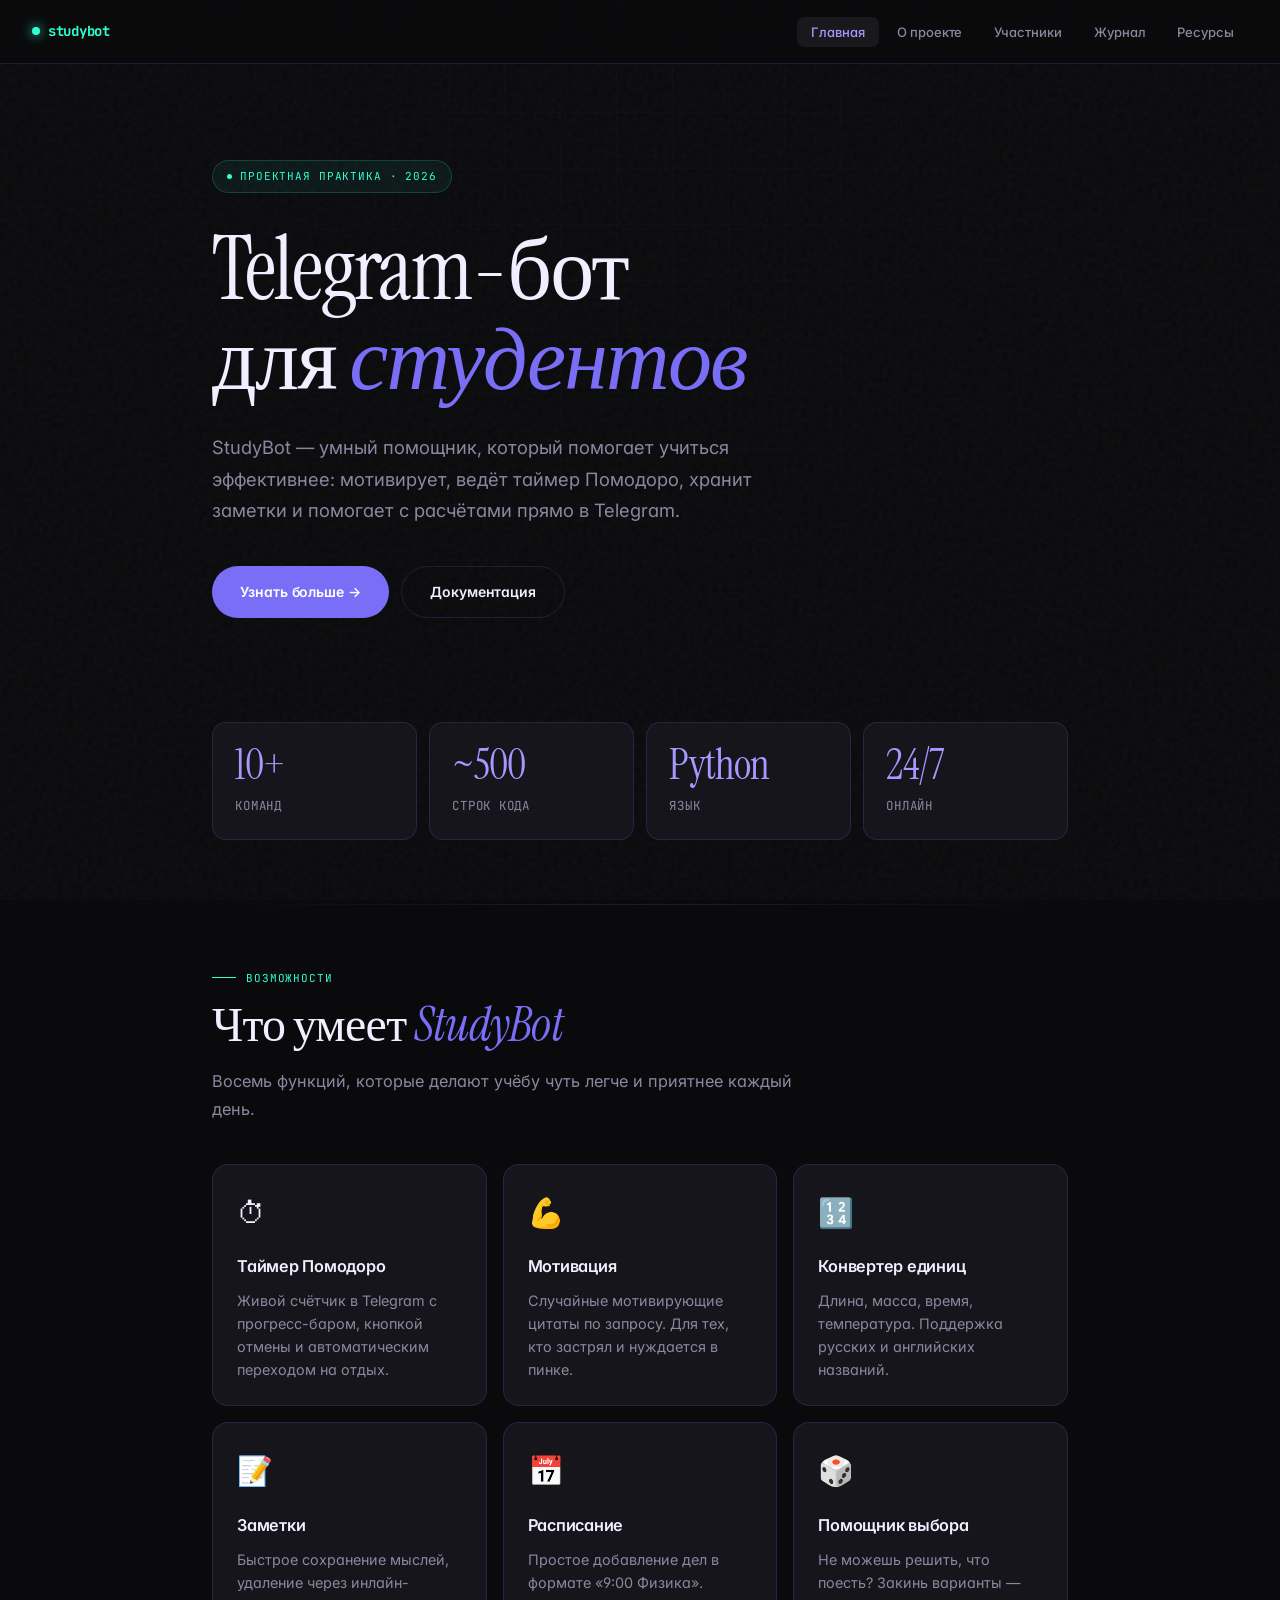
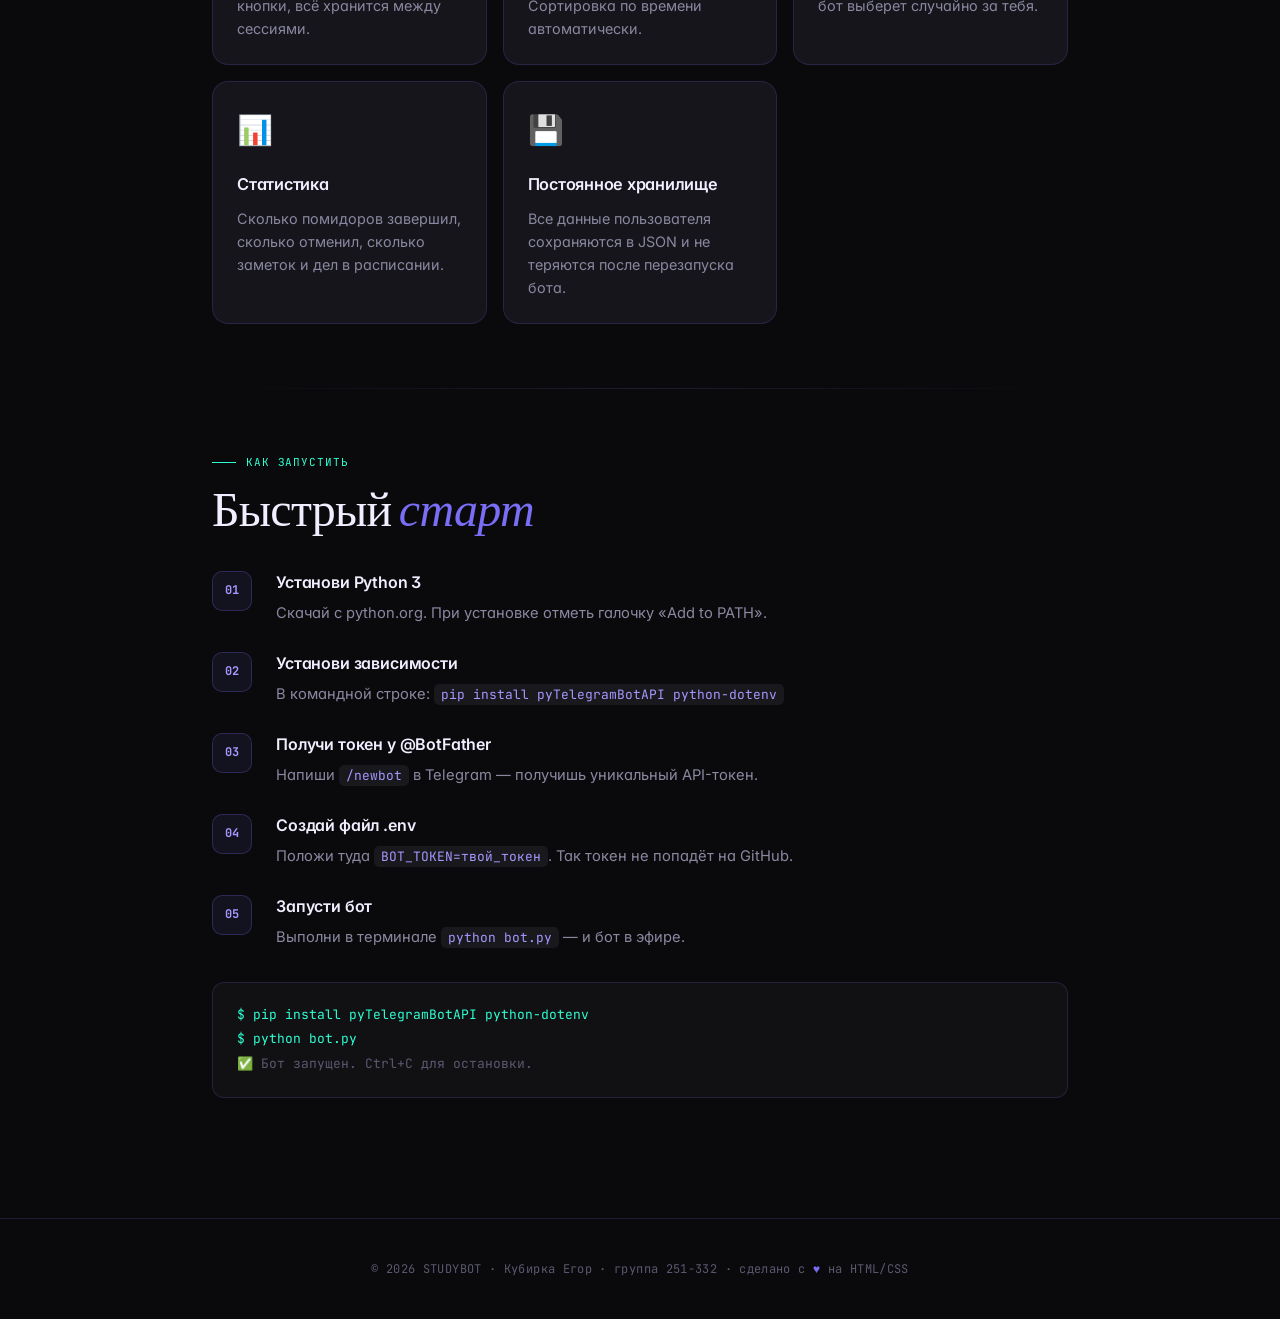
<file: index.html>
<!DOCTYPE html>
<html lang="ru">
<head>
  <meta charset="UTF-8" />
  <meta name="viewport" content="width=device-width, initial-scale=1.0"/>
  <title>StudyBot — Главная</title>
  <link rel="stylesheet" href="style.css" />
</head>
<body>

<nav>
  <a class="nav-logo" href="index.html">
    <span class="dot"></span>
    <span class="logo-text">studybot</span>
  </a>
  <ul class="nav-links">
    <li><a href="index.html" class="active">Главная</a></li>
    <li><a href="about.html">О проекте</a></li>
    <li><a href="team.html">Участники</a></li>
    <li><a href="journal.html">Журнал</a></li>
    <li><a href="resources.html">Ресурсы</a></li>
  </ul>
</nav>

<section class="hero">
  <div class="hero-tag">Проектная практика · 2026</div>
  <h1>
    Telegram-бот<br>
    для <span class="accent-word">студентов</span>
  </h1>
  <p class="hero-desc">
    StudyBot — умный помощник, который помогает учиться эффективнее:
    мотивирует, ведёт таймер Помодоро, хранит заметки и помогает
    с расчётами прямо в Telegram.
  </p>
  <div class="hero-btns">
    <a href="about.html" class="btn btn-primary">Узнать больше →</a>
    <a href="resources.html" class="btn btn-outline">Документация</a>
  </div>
</section>

<div class="page-wrap" style="padding-top: 0;">

  <div class="stats-row">
    <div class="stat-box">
      <div class="stat-num">10+</div>
      <div class="stat-label">Команд</div>
    </div>
    <div class="stat-box">
      <div class="stat-num">~500</div>
      <div class="stat-label">Строк кода</div>
    </div>
    <div class="stat-box">
      <div class="stat-num">Python</div>
      <div class="stat-label">Язык</div>
    </div>
    <div class="stat-box">
      <div class="stat-num">24/7</div>
      <div class="stat-label">Онлайн</div>
    </div>
  </div>

  <div class="divider"></div>

  <div class="section-label">Возможности</div>
  <h2 class="section-title">Что умеет <em>StudyBot</em></h2>
  <p class="section-desc">
    Восемь функций, которые делают учёбу чуть легче и приятнее каждый день.
  </p>

  <div class="cards-grid">
    <div class="card">
      <span class="card-icon">⏱</span>
      <h3>Таймер Помодоро</h3>
      <p>Живой счётчик в Telegram с прогресс-баром, кнопкой отмены и автоматическим переходом на отдых.</p>
    </div>
    <div class="card">
      <span class="card-icon">💪</span>
      <h3>Мотивация</h3>
      <p>Случайные мотивирующие цитаты по запросу. Для тех, кто застрял и нуждается в пинке.</p>
    </div>
    <div class="card">
      <span class="card-icon">🔢</span>
      <h3>Конвертер единиц</h3>
      <p>Длина, масса, время, температура. Поддержка русских и английских названий.</p>
    </div>
    <div class="card">
      <span class="card-icon">📝</span>
      <h3>Заметки</h3>
      <p>Быстрое сохранение мыслей, удаление через инлайн-кнопки, всё хранится между сессиями.</p>
    </div>
    <div class="card">
      <span class="card-icon">📅</span>
      <h3>Расписание</h3>
      <p>Простое добавление дел в формате «9:00 Физика». Сортировка по времени автоматически.</p>
    </div>
    <div class="card">
      <span class="card-icon">🎲</span>
      <h3>Помощник выбора</h3>
      <p>Не можешь решить, что поесть? Закинь варианты — бот выберет случайно за тебя.</p>
    </div>
    <div class="card">
      <span class="card-icon">📊</span>
      <h3>Статистика</h3>
      <p>Сколько помидоров завершил, сколько отменил, сколько заметок и дел в расписании.</p>
    </div>
    <div class="card">
      <span class="card-icon">💾</span>
      <h3>Постоянное хранилище</h3>
      <p>Все данные пользователя сохраняются в JSON и не теряются после перезапуска бота.</p>
    </div>
  </div>

  <div class="divider"></div>

  <div class="section-label">Как запустить</div>
  <h2 class="section-title">Быстрый <em>старт</em></h2>

  <ol class="steps">
    <li>
      <div>
        <strong>Установи Python 3</strong>
        <p>Скачай с python.org. При установке отметь галочку «Add to PATH».</p>
      </div>
    </li>
    <li>
      <div>
        <strong>Установи зависимости</strong>
        <p>В командной строке: <code>pip install pyTelegramBotAPI python-dotenv</code></p>
      </div>
    </li>
    <li>
      <div>
        <strong>Получи токен у @BotFather</strong>
        <p>Напиши <code>/newbot</code> в Telegram — получишь уникальный API-токен.</p>
      </div>
    </li>
    <li>
      <div>
        <strong>Создай файл .env</strong>
        <p>Положи туда <code>BOT_TOKEN=твой_токен</code>. Так токен не попадёт на GitHub.</p>
      </div>
    </li>
    <li>
      <div>
        <strong>Запусти бот</strong>
        <p>Выполни в терминале <code>python bot.py</code> — и бот в эфире.</p>
      </div>
    </li>
  </ol>

  <div class="code-block">$ pip install pyTelegramBotAPI python-dotenv<br>$ python bot.py<br><span style="color: var(--muted2)">✅ Бот запущен. Ctrl+C для остановки.</span></div>

</div>

<footer>
  © 2026 STUDYBOT · Кубирка Егор · группа 251-332 · сделано с <span class="heart">♥</span> на HTML/CSS
</footer>

</body>
</html>
</file>
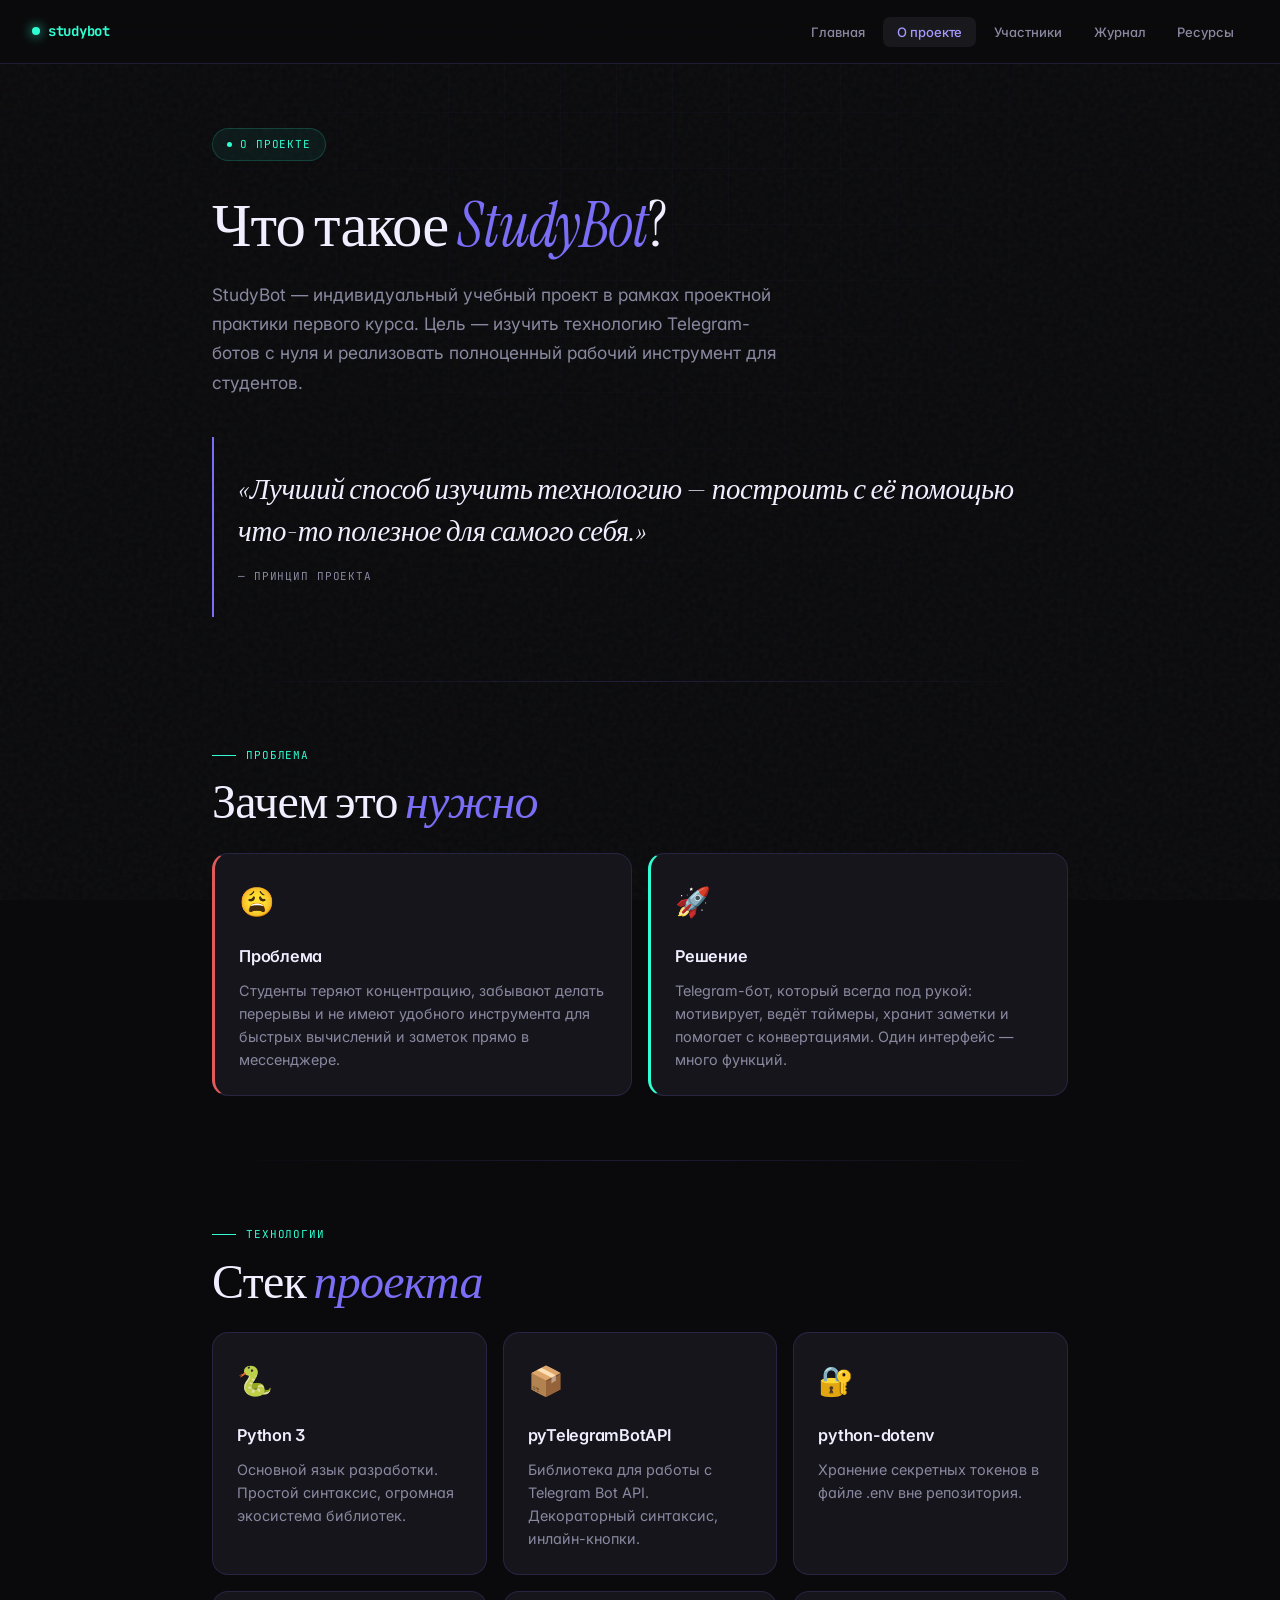
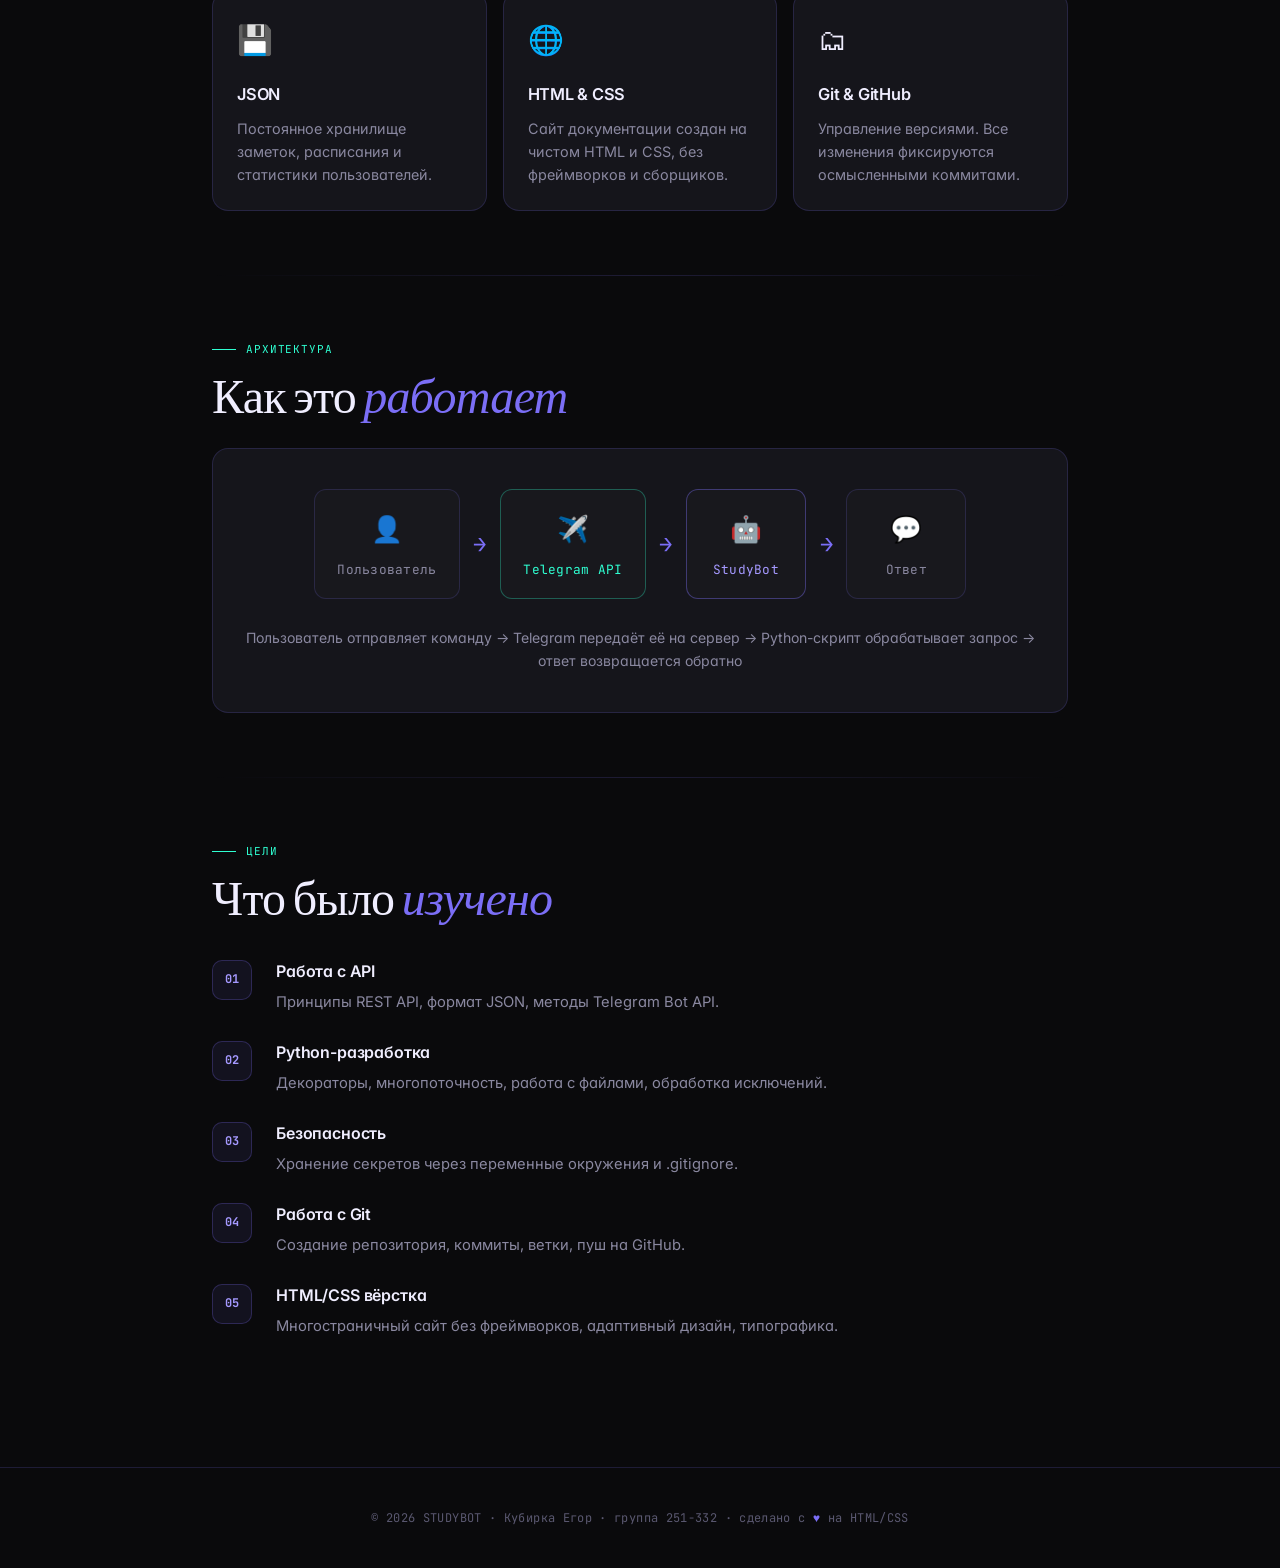
<file: about.html>
<!DOCTYPE html>
<html lang="ru">
<head>
  <meta charset="UTF-8" />
  <meta name="viewport" content="width=device-width, initial-scale=1.0"/>
  <title>StudyBot — О проекте</title>
  <link rel="stylesheet" href="style.css" />
</head>
<body>

<nav>
  <a class="nav-logo" href="index.html">
    <span class="dot"></span>
    <span class="logo-text">studybot</span>
  </a>
  <ul class="nav-links">
    <li><a href="index.html">Главная</a></li>
    <li><a href="about.html" class="active">О проекте</a></li>
    <li><a href="team.html">Участники</a></li>
    <li><a href="journal.html">Журнал</a></li>
    <li><a href="resources.html">Ресурсы</a></li>
  </ul>
</nav>

<div class="page-wrap">

  <div class="hero-tag">О проекте</div>
  <h1 class="section-title" style="font-size: clamp(2.4rem, 6vw, 3.8rem); margin-bottom: 1.25rem;">
    Что такое <em>StudyBot</em>?
  </h1>
  <p class="section-desc" style="font-size: 1.08rem;">
    StudyBot — индивидуальный учебный проект в рамках проектной практики
    первого курса. Цель — изучить технологию Telegram-ботов с нуля
    и реализовать полноценный рабочий инструмент для студентов.
  </p>

  <div class="quote">
    «Лучший способ изучить технологию — построить с её помощью что-то
    полезное для самого себя.»
    <span class="quote-author">— Принцип проекта</span>
  </div>

  <div class="divider"></div>

  <div class="section-label">Проблема</div>
  <h2 class="section-title">Зачем это <em>нужно</em></h2>

  <div class="cards-grid" style="margin-top: 1.5rem;">
    <div class="card" style="border-left: 3px solid #e05a5a;">
      <span class="card-icon">😩</span>
      <h3>Проблема</h3>
      <p>Студенты теряют концентрацию, забывают делать перерывы и не имеют
      удобного инструмента для быстрых вычислений и заметок прямо в мессенджере.</p>
    </div>
    <div class="card" style="border-left: 3px solid var(--accent3);">
      <span class="card-icon">🚀</span>
      <h3>Решение</h3>
      <p>Telegram-бот, который всегда под рукой: мотивирует, ведёт таймеры,
      хранит заметки и помогает с конвертациями. Один интерфейс — много функций.</p>
    </div>
  </div>

  <div class="divider"></div>

  <div class="section-label">Технологии</div>
  <h2 class="section-title">Стек <em>проекта</em></h2>

  <div class="cards-grid" style="margin-top: 1.5rem;">
    <div class="card">
      <span class="card-icon">🐍</span>
      <h3>Python 3</h3>
      <p>Основной язык разработки. Простой синтаксис, огромная экосистема библиотек.</p>
    </div>
    <div class="card">
      <span class="card-icon">📦</span>
      <h3>pyTelegramBotAPI</h3>
      <p>Библиотека для работы с Telegram Bot API. Декораторный синтаксис, инлайн-кнопки.</p>
    </div>
    <div class="card">
      <span class="card-icon">🔐</span>
      <h3>python-dotenv</h3>
      <p>Хранение секретных токенов в файле .env вне репозитория.</p>
    </div>
    <div class="card">
      <span class="card-icon">💾</span>
      <h3>JSON</h3>
      <p>Постоянное хранилище заметок, расписания и статистики пользователей.</p>
    </div>
    <div class="card">
      <span class="card-icon">🌐</span>
      <h3>HTML & CSS</h3>
      <p>Сайт документации создан на чистом HTML и CSS, без фреймворков и сборщиков.</p>
    </div>
    <div class="card">
      <span class="card-icon">🗂</span>
      <h3>Git & GitHub</h3>
      <p>Управление версиями. Все изменения фиксируются осмысленными коммитами.</p>
    </div>
  </div>

  <div class="divider"></div>

  <div class="section-label">Архитектура</div>
  <h2 class="section-title">Как это <em>работает</em></h2>

  <div class="arch-box">
    <div class="arch-flow">
      <div class="arch-node">
        <div class="arch-icon">👤</div>
        <div class="arch-label">Пользователь</div>
      </div>
      <span class="arch-arrow">→</span>
      <div class="arch-node" style="border-color: rgba(47,255,210,0.3);">
        <div class="arch-icon">✈️</div>
        <div class="arch-label" style="color: var(--accent3);">Telegram API</div>
      </div>
      <span class="arch-arrow">→</span>
      <div class="arch-node" style="border-color: rgba(123,110,246,0.4);">
        <div class="arch-icon">🤖</div>
        <div class="arch-label" style="color: var(--accent2);">StudyBot</div>
      </div>
      <span class="arch-arrow">→</span>
      <div class="arch-node">
        <div class="arch-icon">💬</div>
        <div class="arch-label">Ответ</div>
      </div>
    </div>
    <p class="arch-caption">
      Пользователь отправляет команду → Telegram передаёт её на сервер →
      Python-скрипт обрабатывает запрос → ответ возвращается обратно
    </p>
  </div>

  <div class="divider"></div>

  <div class="section-label">Цели</div>
  <h2 class="section-title">Что было <em>изучено</em></h2>

  <ol class="steps">
    <li><div><strong>Работа с API</strong><p>Принципы REST API, формат JSON, методы Telegram Bot API.</p></div></li>
    <li><div><strong>Python-разработка</strong><p>Декораторы, многопоточность, работа с файлами, обработка исключений.</p></div></li>
    <li><div><strong>Безопасность</strong><p>Хранение секретов через переменные окружения и .gitignore.</p></div></li>
    <li><div><strong>Работа с Git</strong><p>Создание репозитория, коммиты, ветки, пуш на GitHub.</p></div></li>
    <li><div><strong>HTML/CSS вёрстка</strong><p>Многостраничный сайт без фреймворков, адаптивный дизайн, типографика.</p></div></li>
  </ol>

</div>

<footer>
  © 2026 STUDYBOT · Кубирка Егор · группа 251-332 · сделано с <span class="heart">♥</span> на HTML/CSS
</footer>

</body>
</html>
</file>
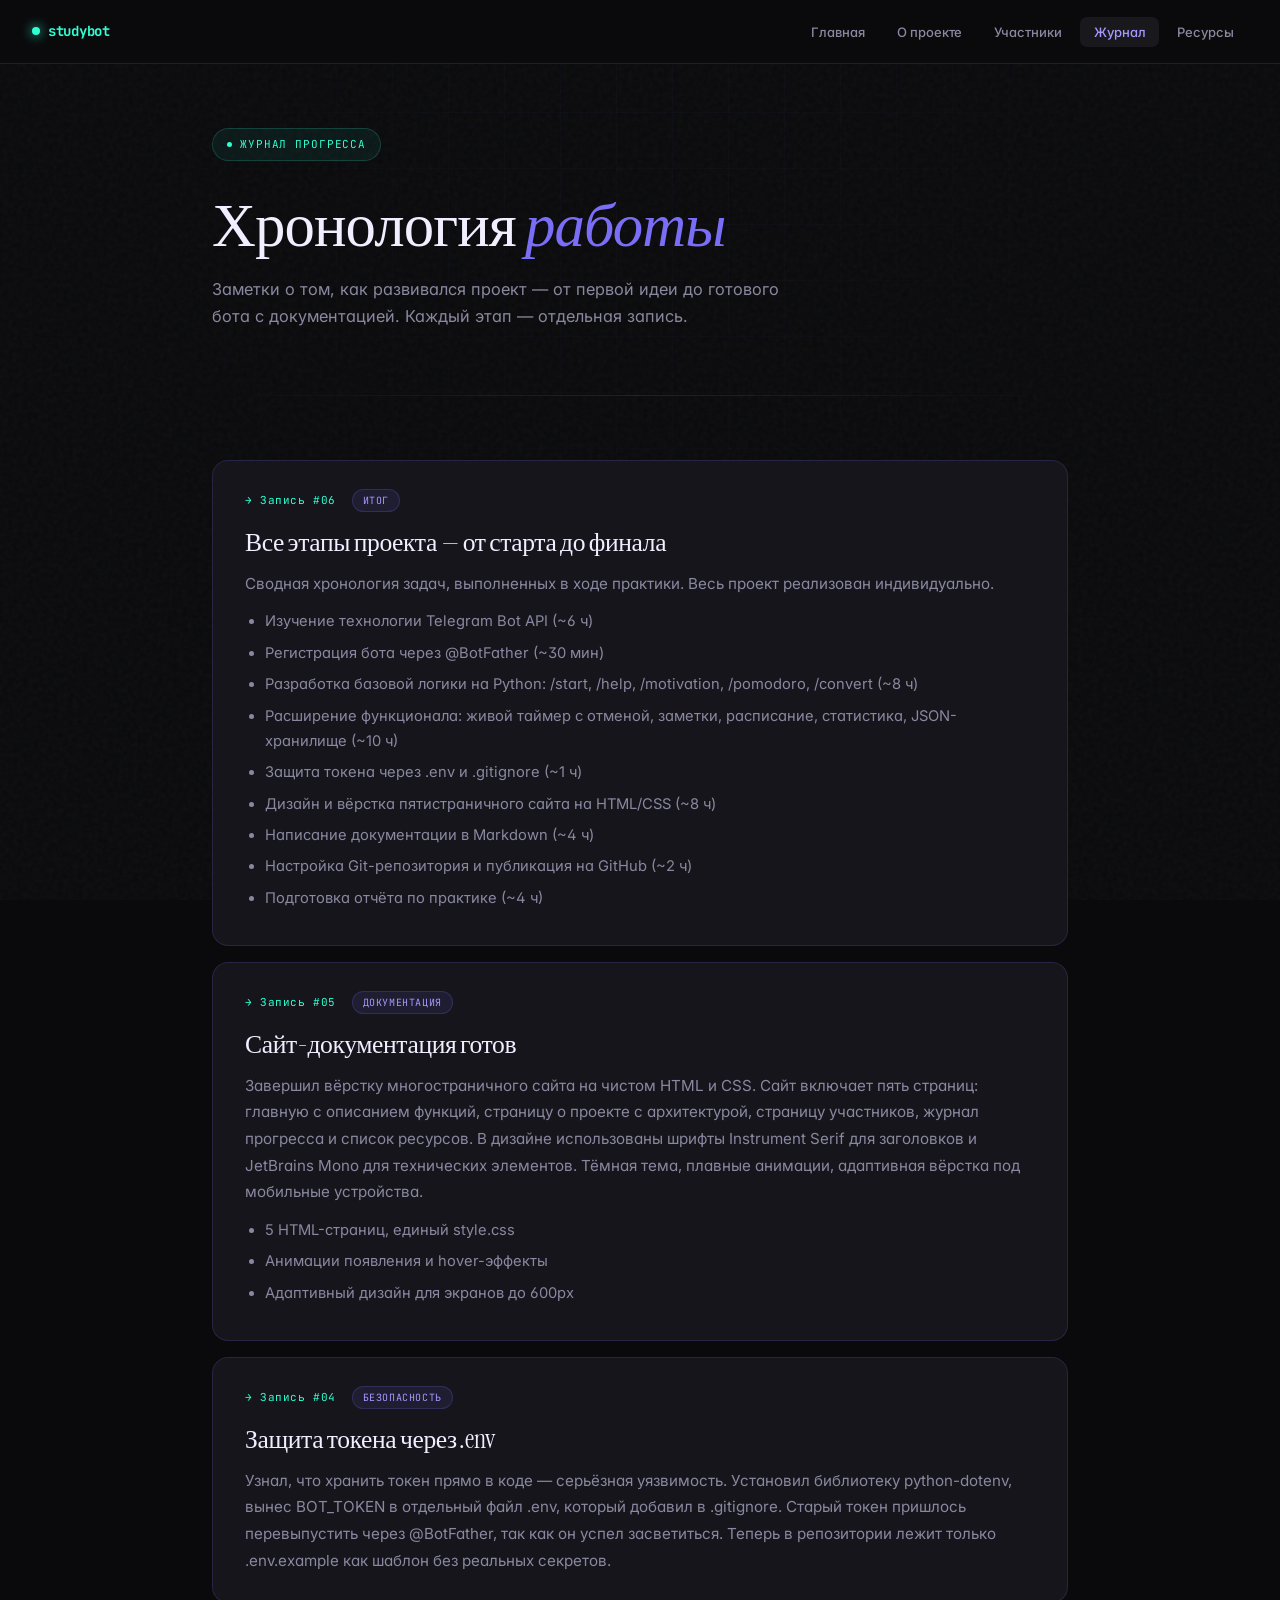
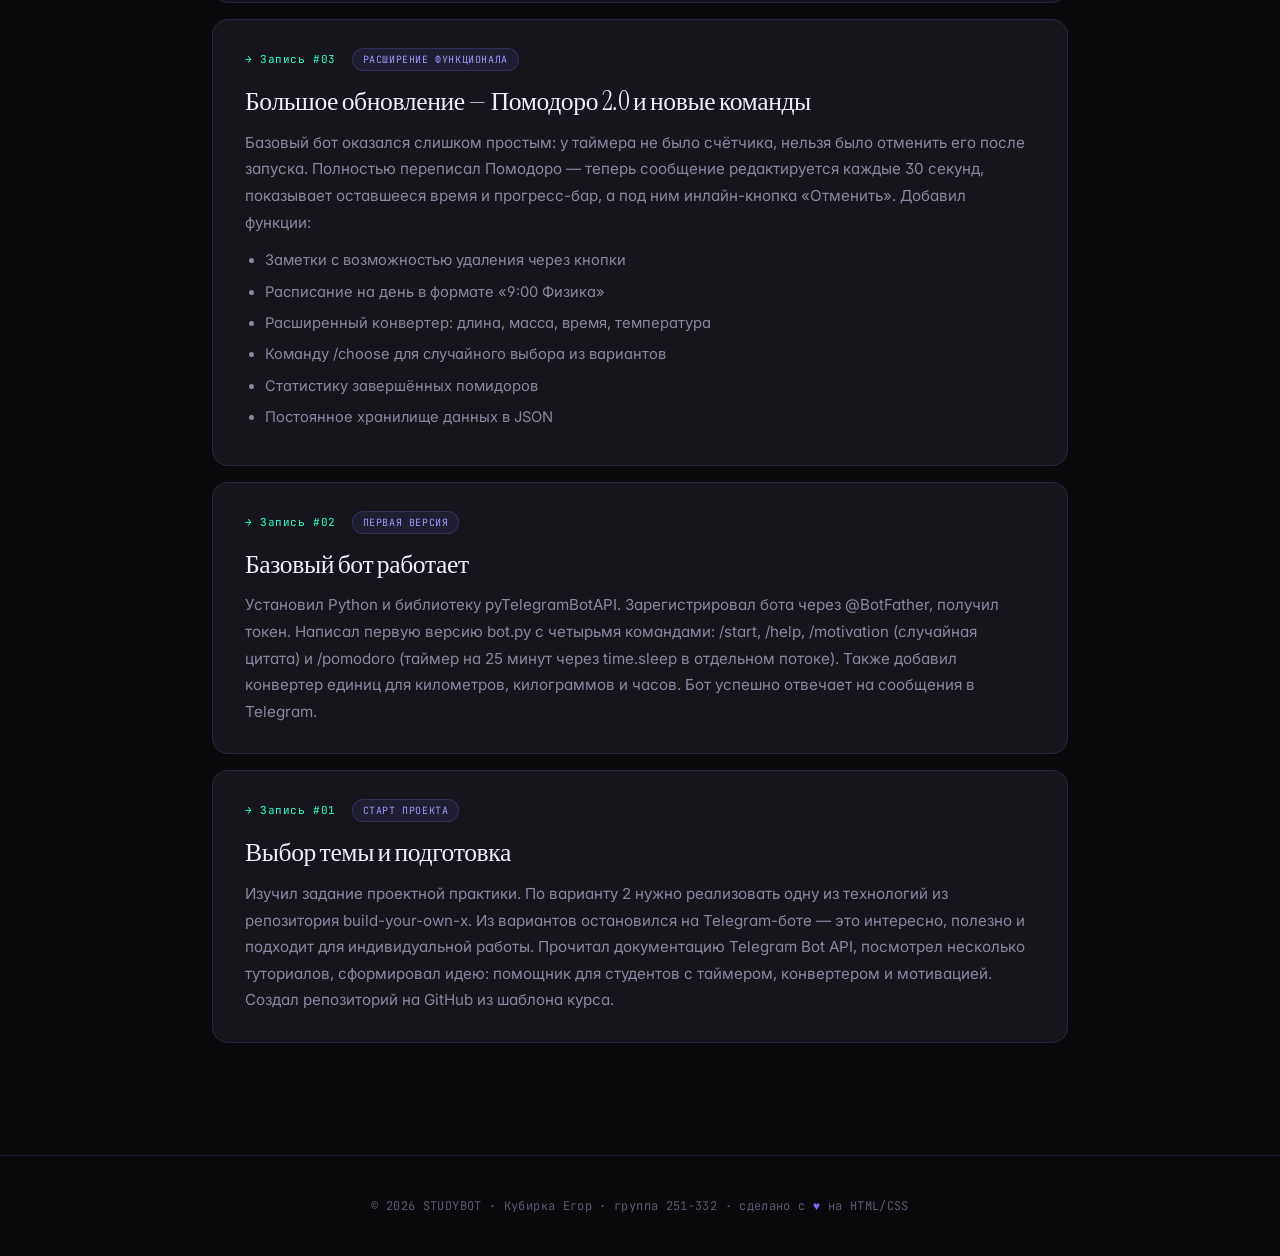
<file: journal.html>
<!DOCTYPE html>
<html lang="ru">
<head>
  <meta charset="UTF-8" />
  <meta name="viewport" content="width=device-width, initial-scale=1.0"/>
  <title>StudyBot — Журнал</title>
  <link rel="stylesheet" href="style.css" />
</head>
<body>

<nav>
  <a class="nav-logo" href="index.html">
    <span class="dot"></span>
    <span class="logo-text">studybot</span>
  </a>
  <ul class="nav-links">
    <li><a href="index.html">Главная</a></li>
    <li><a href="about.html">О проекте</a></li>
    <li><a href="team.html">Участники</a></li>
    <li><a href="journal.html" class="active">Журнал</a></li>
    <li><a href="resources.html">Ресурсы</a></li>
  </ul>
</nav>

<div class="page-wrap">

  <div class="hero-tag">Журнал прогресса</div>
  <h1 class="section-title" style="font-size: clamp(2.4rem, 6vw, 3.8rem); margin-bottom: 1rem;">
    Хронология <em>работы</em>
  </h1>
  <p class="section-desc">
    Заметки о том, как развивался проект — от первой идеи до готового
    бота с документацией. Каждый этап — отдельная запись.
  </p>

  <div class="divider"></div>

  <article class="post-card">
    <div class="post-meta">
      <span class="post-date">→ Запись #06</span>
      <span class="post-tag">Итог</span>
    </div>
    <h2>Все этапы проекта — от старта до финала</h2>
    <p>
      Сводная хронология задач, выполненных в ходе практики. Весь проект
      реализован индивидуально.
    </p>
    <ul>
      <li>Изучение технологии Telegram Bot API (~6 ч)</li>
      <li>Регистрация бота через @BotFather (~30 мин)</li>
      <li>Разработка базовой логики на Python: /start, /help, /motivation, /pomodoro, /convert (~8 ч)</li>
      <li>Расширение функционала: живой таймер с отменой, заметки, расписание, статистика, JSON-хранилище (~10 ч)</li>
      <li>Защита токена через .env и .gitignore (~1 ч)</li>
      <li>Дизайн и вёрстка пятистраничного сайта на HTML/CSS (~8 ч)</li>
      <li>Написание документации в Markdown (~4 ч)</li>
      <li>Настройка Git-репозитория и публикация на GitHub (~2 ч)</li>
      <li>Подготовка отчёта по практике (~4 ч)</li>
    </ul>
  </article>

  <article class="post-card">
    <div class="post-meta">
      <span class="post-date">→ Запись #05</span>
      <span class="post-tag">Документация</span>
    </div>
    <h2>Сайт-документация готов</h2>
    <p>
      Завершил вёрстку многостраничного сайта на чистом HTML и CSS.
      Сайт включает пять страниц: главную с описанием функций,
      страницу о проекте с архитектурой, страницу участников, журнал
      прогресса и список ресурсов. В дизайне использованы шрифты
      Instrument Serif для заголовков и JetBrains Mono для технических
      элементов. Тёмная тема, плавные анимации, адаптивная вёрстка под
      мобильные устройства.
    </p>
    <ul>
      <li>5 HTML-страниц, единый style.css</li>
      <li>Анимации появления и hover-эффекты</li>
      <li>Адаптивный дизайн для экранов до 600px</li>
    </ul>
  </article>

  <article class="post-card">
    <div class="post-meta">
      <span class="post-date">→ Запись #04</span>
      <span class="post-tag">Безопасность</span>
    </div>
    <h2>Защита токена через .env</h2>
    <p>
      Узнал, что хранить токен прямо в коде — серьёзная уязвимость.
      Установил библиотеку python-dotenv, вынес BOT_TOKEN в отдельный
      файл .env, который добавил в .gitignore. Старый токен пришлось
      перевыпустить через @BotFather, так как он успел засветиться.
      Теперь в репозитории лежит только .env.example как шаблон без
      реальных секретов.
    </p>
  </article>

  <article class="post-card">
    <div class="post-meta">
      <span class="post-date">→ Запись #03</span>
      <span class="post-tag">Расширение функционала</span>
    </div>
    <h2>Большое обновление — Помодоро 2.0 и новые команды</h2>
    <p>
      Базовый бот оказался слишком простым: у таймера не было счётчика,
      нельзя было отменить его после запуска. Полностью переписал
      Помодоро — теперь сообщение редактируется каждые 30 секунд,
      показывает оставшееся время и прогресс-бар, а под ним инлайн-кнопка
      «Отменить». Добавил функции:
    </p>
    <ul>
      <li>Заметки с возможностью удаления через кнопки</li>
      <li>Расписание на день в формате «9:00 Физика»</li>
      <li>Расширенный конвертер: длина, масса, время, температура</li>
      <li>Команду /choose для случайного выбора из вариантов</li>
      <li>Статистику завершённых помидоров</li>
      <li>Постоянное хранилище данных в JSON</li>
    </ul>
  </article>

  <article class="post-card">
    <div class="post-meta">
      <span class="post-date">→ Запись #02</span>
      <span class="post-tag">Первая версия</span>
    </div>
    <h2>Базовый бот работает</h2>
    <p>
      Установил Python и библиотеку pyTelegramBotAPI. Зарегистрировал
      бота через @BotFather, получил токен. Написал первую версию
      bot.py с четырьмя командами: /start, /help, /motivation
      (случайная цитата) и /pomodoro (таймер на 25 минут через time.sleep
      в отдельном потоке). Также добавил конвертер единиц для километров,
      килограммов и часов. Бот успешно отвечает на сообщения в Telegram.
    </p>
  </article>

  <article class="post-card">
    <div class="post-meta">
      <span class="post-date">→ Запись #01</span>
      <span class="post-tag">Старт проекта</span>
    </div>
    <h2>Выбор темы и подготовка</h2>
    <p>
      Изучил задание проектной практики. По варианту 2 нужно реализовать
      одну из технологий из репозитория build-your-own-x.
      Из вариантов остановился на Telegram-боте — это интересно, полезно
      и подходит для индивидуальной работы. Прочитал документацию
      Telegram Bot API, посмотрел несколько туториалов, сформировал
      идею: помощник для студентов с таймером, конвертером и мотивацией.
      Создал репозиторий на GitHub из шаблона курса.
    </p>
  </article>

</div>

<footer>
  © 2026 STUDYBOT · Кубирка Егор · группа 251-332 · сделано с <span class="heart">♥</span> на HTML/CSS
</footer>

</body>
</html>
</file>
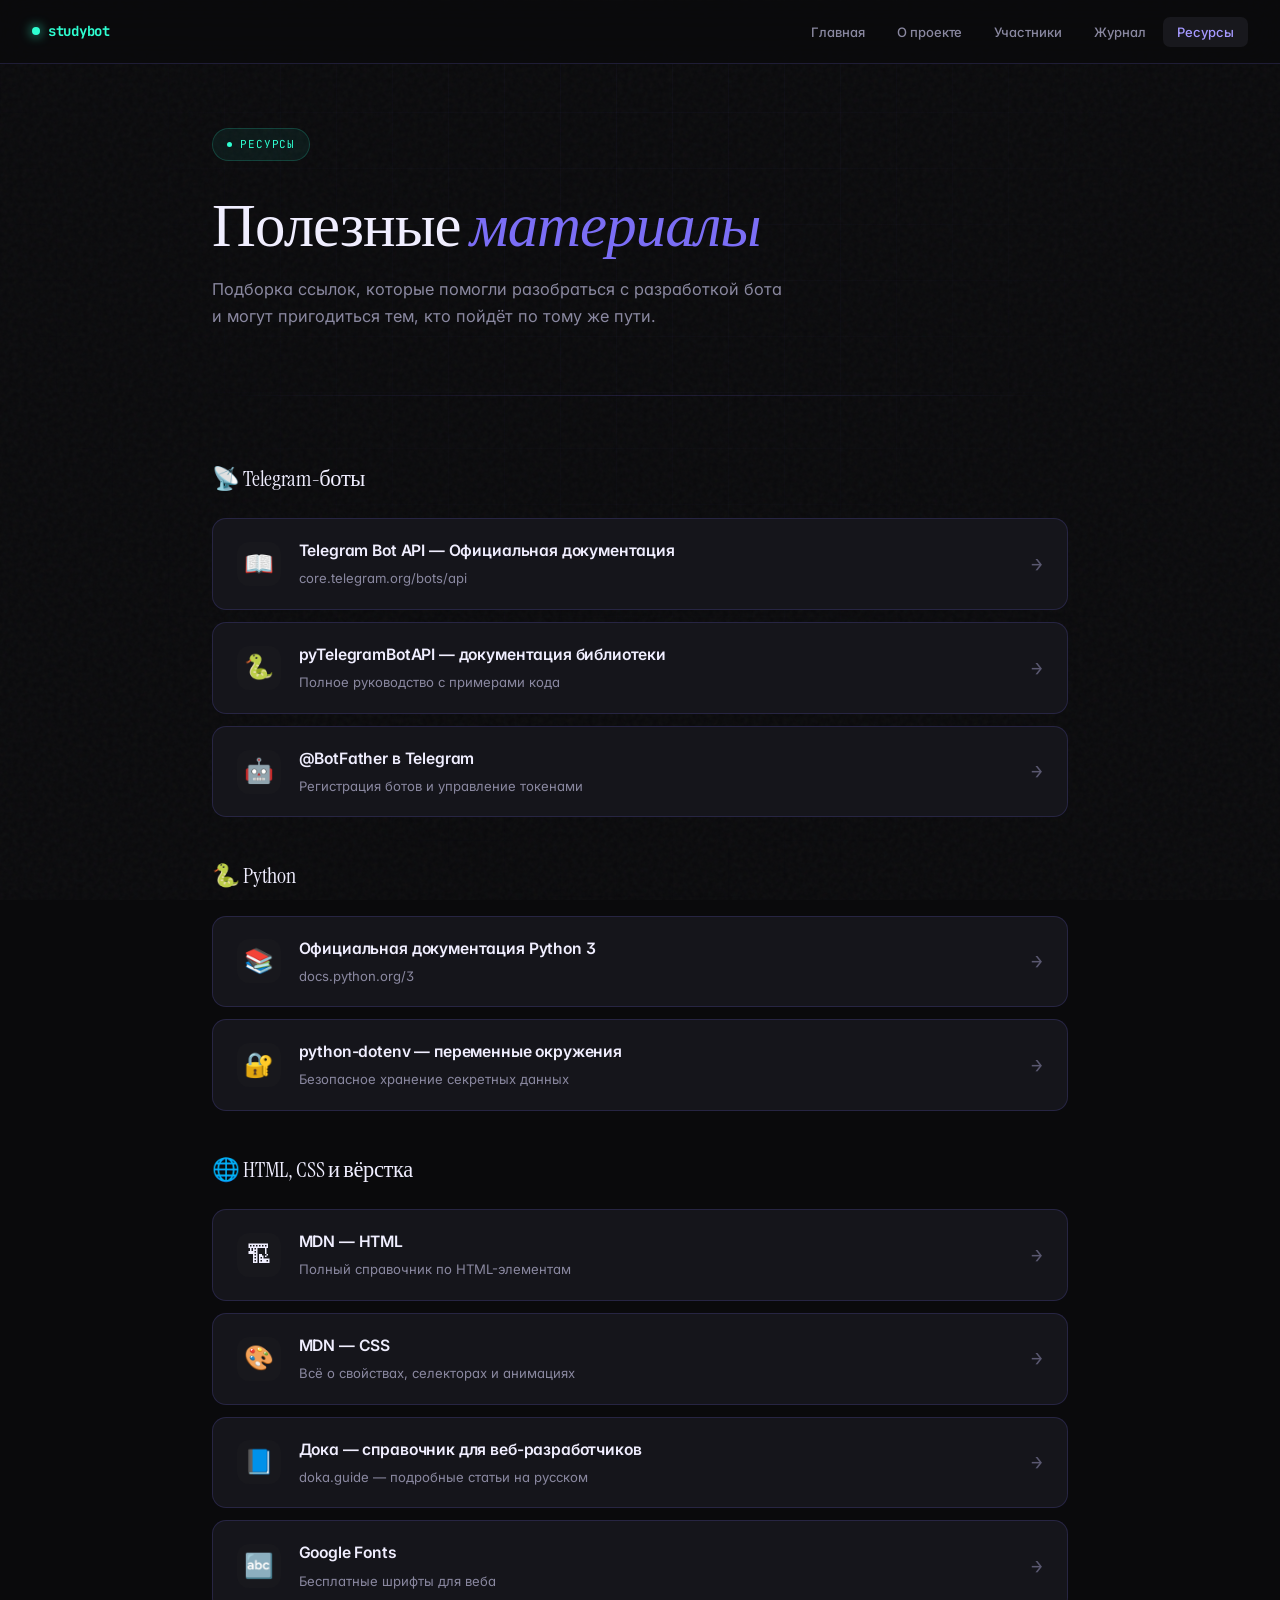
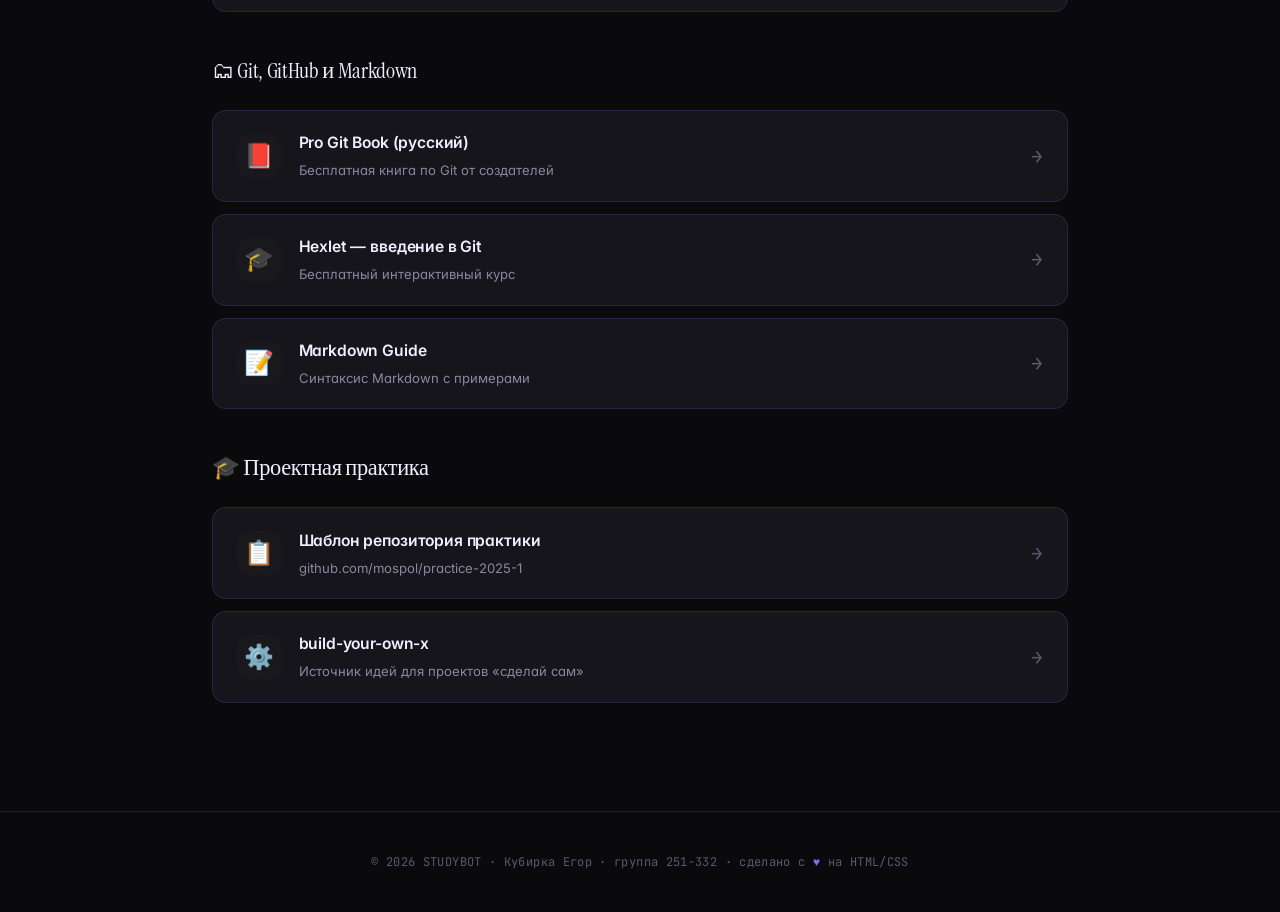
<file: resources.html>
<!DOCTYPE html>
<html lang="ru">
<head>
  <meta charset="UTF-8" />
  <meta name="viewport" content="width=device-width, initial-scale=1.0"/>
  <title>StudyBot — Ресурсы</title>
  <link rel="stylesheet" href="style.css" />
</head>
<body>

<nav>
  <a class="nav-logo" href="index.html">
    <span class="dot"></span>
    <span class="logo-text">studybot</span>
  </a>
  <ul class="nav-links">
    <li><a href="index.html">Главная</a></li>
    <li><a href="about.html">О проекте</a></li>
    <li><a href="team.html">Участники</a></li>
    <li><a href="journal.html">Журнал</a></li>
    <li><a href="resources.html" class="active">Ресурсы</a></li>
  </ul>
</nav>

<div class="page-wrap">

  <div class="hero-tag">Ресурсы</div>
  <h1 class="section-title" style="font-size: clamp(2.4rem, 6vw, 3.8rem); margin-bottom: 1rem;">
    Полезные <em>материалы</em>
  </h1>
  <p class="section-desc">
    Подборка ссылок, которые помогли разобраться с разработкой бота
    и могут пригодиться тем, кто пойдёт по тому же пути.
  </p>

  <div class="divider"></div>

  <div class="resource-section">
    <h3>📡 Telegram-боты</h3>

    <a href="https://core.telegram.org/bots/api" class="resource-link" target="_blank" rel="noopener">
      <div class="r-icon">📖</div>
      <div>
        <div class="r-title">Telegram Bot API — Официальная документация</div>
        <div class="r-desc">core.telegram.org/bots/api</div>
      </div>
      <span class="r-arrow">→</span>
    </a>

    <a href="https://pytba.readthedocs.io/" class="resource-link" target="_blank" rel="noopener">
      <div class="r-icon">🐍</div>
      <div>
        <div class="r-title">pyTelegramBotAPI — документация библиотеки</div>
        <div class="r-desc">Полное руководство с примерами кода</div>
      </div>
      <span class="r-arrow">→</span>
    </a>

    <a href="https://t.me/BotFather" class="resource-link" target="_blank" rel="noopener">
      <div class="r-icon">🤖</div>
      <div>
        <div class="r-title">@BotFather в Telegram</div>
        <div class="r-desc">Регистрация ботов и управление токенами</div>
      </div>
      <span class="r-arrow">→</span>
    </a>
  </div>

  <div class="resource-section">
    <h3>🐍 Python</h3>

    <a href="https://docs.python.org/3/" class="resource-link" target="_blank" rel="noopener">
      <div class="r-icon">📚</div>
      <div>
        <div class="r-title">Официальная документация Python 3</div>
        <div class="r-desc">docs.python.org/3</div>
      </div>
      <span class="r-arrow">→</span>
    </a>

    <a href="https://pypi.org/project/python-dotenv/" class="resource-link" target="_blank" rel="noopener">
      <div class="r-icon">🔐</div>
      <div>
        <div class="r-title">python-dotenv — переменные окружения</div>
        <div class="r-desc">Безопасное хранение секретных данных</div>
      </div>
      <span class="r-arrow">→</span>
    </a>
  </div>

  <div class="resource-section">
    <h3>🌐 HTML, CSS и вёрстка</h3>

    <a href="https://developer.mozilla.org/ru/docs/Web/HTML" class="resource-link" target="_blank" rel="noopener">
      <div class="r-icon">🏗</div>
      <div>
        <div class="r-title">MDN — HTML</div>
        <div class="r-desc">Полный справочник по HTML-элементам</div>
      </div>
      <span class="r-arrow">→</span>
    </a>

    <a href="https://developer.mozilla.org/ru/docs/Web/CSS" class="resource-link" target="_blank" rel="noopener">
      <div class="r-icon">🎨</div>
      <div>
        <div class="r-title">MDN — CSS</div>
        <div class="r-desc">Всё о свойствах, селекторах и анимациях</div>
      </div>
      <span class="r-arrow">→</span>
    </a>

    <a href="https://doka.guide/" class="resource-link" target="_blank" rel="noopener">
      <div class="r-icon">📘</div>
      <div>
        <div class="r-title">Дока — справочник для веб-разработчиков</div>
        <div class="r-desc">doka.guide — подробные статьи на русском</div>
      </div>
      <span class="r-arrow">→</span>
    </a>

    <a href="https://fonts.google.com/" class="resource-link" target="_blank" rel="noopener">
      <div class="r-icon">🔤</div>
      <div>
        <div class="r-title">Google Fonts</div>
        <div class="r-desc">Бесплатные шрифты для веба</div>
      </div>
      <span class="r-arrow">→</span>
    </a>
  </div>

  <div class="resource-section">
    <h3>🗂 Git, GitHub и Markdown</h3>

    <a href="https://git-scm.com/book/ru/v2" class="resource-link" target="_blank" rel="noopener">
      <div class="r-icon">📕</div>
      <div>
        <div class="r-title">Pro Git Book (русский)</div>
        <div class="r-desc">Бесплатная книга по Git от создателей</div>
      </div>
      <span class="r-arrow">→</span>
    </a>

    <a href="https://ru.hexlet.io/courses/intro_to_git" class="resource-link" target="_blank" rel="noopener">
      <div class="r-icon">🎓</div>
      <div>
        <div class="r-title">Hexlet — введение в Git</div>
        <div class="r-desc">Бесплатный интерактивный курс</div>
      </div>
      <span class="r-arrow">→</span>
    </a>

    <a href="https://www.markdownguide.org/" class="resource-link" target="_blank" rel="noopener">
      <div class="r-icon">📝</div>
      <div>
        <div class="r-title">Markdown Guide</div>
        <div class="r-desc">Синтаксис Markdown с примерами</div>
      </div>
      <span class="r-arrow">→</span>
    </a>
  </div>

  <div class="resource-section">
    <h3>🎓 Проектная практика</h3>

    <a href="https://github.com/mospol/practice-2025-1" class="resource-link" target="_blank" rel="noopener">
      <div class="r-icon">📋</div>
      <div>
        <div class="r-title">Шаблон репозитория практики</div>
        <div class="r-desc">github.com/mospol/practice-2025-1</div>
      </div>
      <span class="r-arrow">→</span>
    </a>

    <a href="https://github.com/codecrafters-io/build-your-own-x" class="resource-link" target="_blank" rel="noopener">
      <div class="r-icon">⚙️</div>
      <div>
        <div class="r-title">build-your-own-x</div>
        <div class="r-desc">Источник идей для проектов «сделай сам»</div>
      </div>
      <span class="r-arrow">→</span>
    </a>
  </div>

</div>

<footer>
  © 2026 STUDYBOT · Кубирка Егор · группа 251-332 · сделано с <span class="heart">♥</span> на HTML/CSS
</footer>

</body>
</html>
</file>
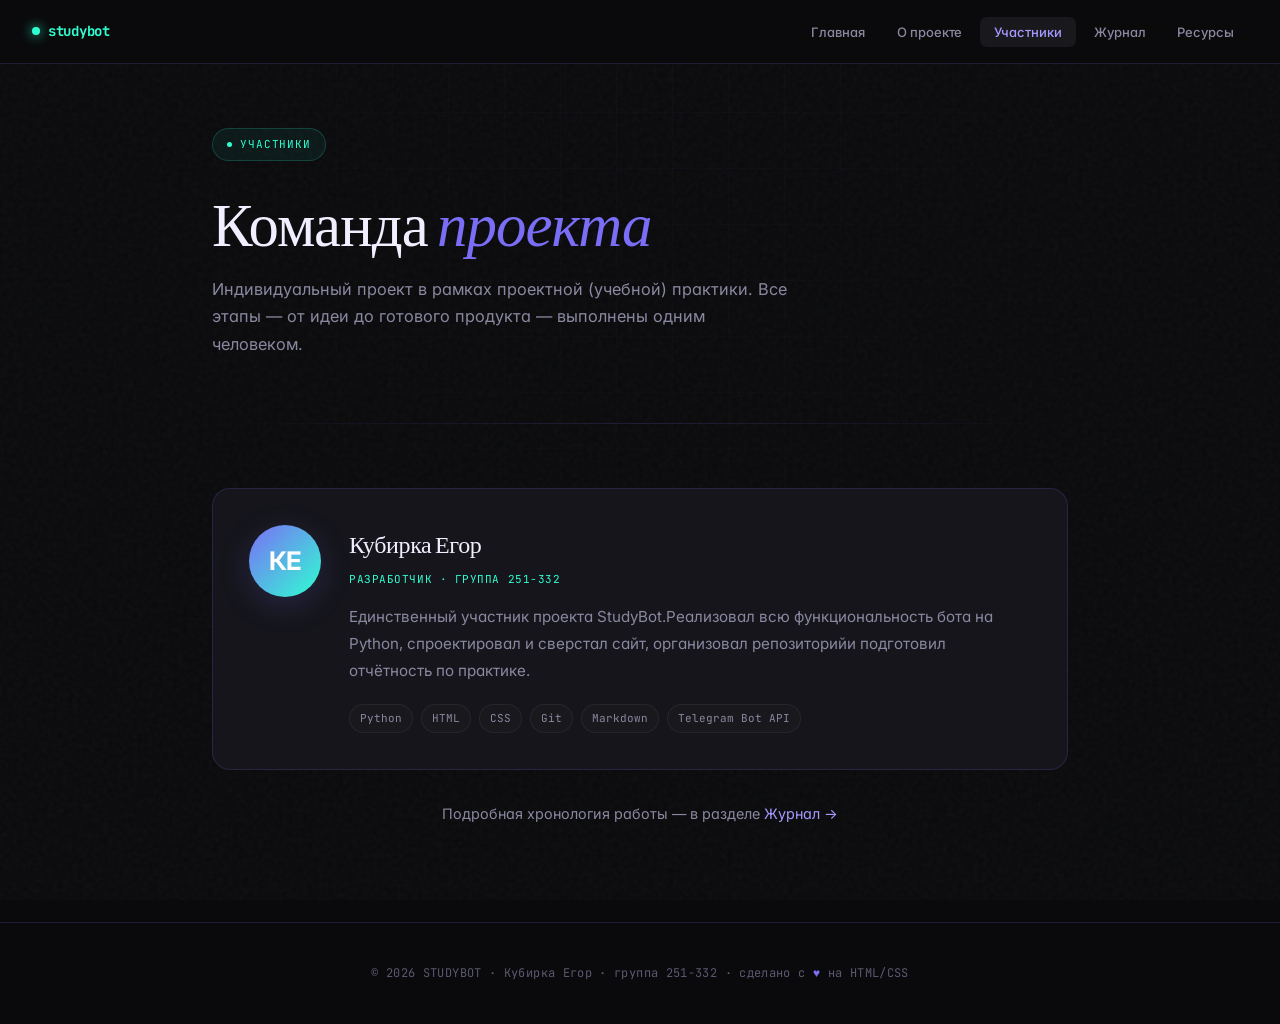
<file: team.html>
<!DOCTYPE html>
<html lang="ru">
<head>
  <meta charset="UTF-8" />
  <meta name="viewport" content="width=device-width, initial-scale=1.0"/>
  <title>StudyBot — Участники</title>
  <link rel="stylesheet" href="style.css" />
</head>
<body>

<nav>
  <a class="nav-logo" href="index.html">
    <span class="dot"></span>
    <span class="logo-text">studybot</span>
  </a>
  <ul class="nav-links">
    <li><a href="index.html">Главная</a></li>
    <li><a href="about.html">О проекте</a></li>
    <li><a href="team.html" class="active">Участники</a></li>
    <li><a href="journal.html">Журнал</a></li>
    <li><a href="resources.html">Ресурсы</a></li>
  </ul>
</nav>

<div class="page-wrap">

  <div class="hero-tag">Участники</div>
  <h1 class="section-title" style="font-size: clamp(2.4rem, 6vw, 3.8rem); margin-bottom: 1rem;">
    Команда <em>проекта</em>
  </h1>
  <p class="section-desc">
    Индивидуальный проект в рамках проектной (учебной) практики.
    Все этапы — от идеи до готового продукта — выполнены одним человеком.
  </p>

  <div class="divider"></div>

  <div class="member-card">
    <div class="member-avatar">КЕ</div>
    <div class="member-info">
      <h3>Кубирка Егор</h3>
      <div class="member-role">Разработчик · группа 251-332</div>
      <p>
        Единственный участник проекта StudyBot.Реализовал
		всю функциональность бота на Python, спроектировал
		и сверстал сайт, организовал репозиторийи подготовил
		отчётность по практике.
      </p>
      <div class="member-meta">
        <span>Python</span>
        <span>HTML</span>
        <span>CSS</span>
        <span>Git</span>
        <span>Markdown</span>
        <span>Telegram Bot API</span>
      </div>
    </div>
  </div>

  <p style="text-align: center; color: var(--muted); font-size: 0.9rem; margin-top: 2rem;">
    Подробная хронология работы — в разделе
    <a href="journal.html" style="color: var(--accent2); text-decoration: none;">Журнал →</a>
  </p>

</div>

<footer>
  © 2026 STUDYBOT · Кубирка Егор · группа 251-332 · сделано с <span class="heart">♥</span> на HTML/CSS
</footer>

</body>
</html>
</file>
<file: style.css>
@import url('https://fonts.googleapis.com/css2?family=JetBrains+Mono:wght@400;500;700&family=Instrument+Serif:ital@0;1&family=Inter:wght@400;500;600;700&display=swap');

:root {
  --bg: #0a0a0c;
  --bg2: #111114;
  --bg3: #18181d;
  --accent: #7B6EF6;
  --accent2: #a599ff;
  --accent3: #2fffd2;
  --text: #f0eeff;
  --muted: #8a88a0;
  --muted2: #5a5870;
  --border: rgba(123,110,246,0.18);
  --border2: rgba(255,255,255,0.06);
  --card: #15151b;
}

*, *::before, *::after { box-sizing: border-box; margin: 0; padding: 0; }

html { scroll-behavior: smooth; }

body {
  background: var(--bg);
  color: var(--text);
  font-family: 'Inter', sans-serif;
  font-size: 16px;
  line-height: 1.7;
  min-height: 100vh;
  font-feature-settings: 'ss01', 'cv11';
}

/* ── BG GRID ── */
body::after {
  content: '';
  position: fixed;
  inset: 0;
  background-image:
    linear-gradient(rgba(123,110,246,0.04) 1px, transparent 1px),
    linear-gradient(90deg, rgba(123,110,246,0.04) 1px, transparent 1px);
  background-size: 56px 56px;
  pointer-events: none;
  z-index: 0;
  mask-image: radial-gradient(ellipse at top, #000 0%, transparent 75%);
  -webkit-mask-image: radial-gradient(ellipse at top, #000 0%, transparent 75%);
}

/* ── NOISE OVERLAY ── */
body::before {
  content: '';
  position: fixed;
  inset: 0;
  background-image: url("data:image/svg+xml,%3Csvg viewBox='0 0 200 200' xmlns='http://www.w3.org/2000/svg'%3E%3Cfilter id='n'%3E%3CfeTurbulence type='fractalNoise' baseFrequency='0.9' numOctaves='4' stitchTiles='stitch'/%3E%3C/filter%3E%3Crect width='100%25' height='100%25' filter='url(%23n)' opacity='0.04'/%3E%3C/svg%3E");
  pointer-events: none;
  z-index: 0;
}

nav, section, .page-wrap, footer { position: relative; z-index: 2; }

/* ── NAV ── */
nav {
  position: sticky;
  top: 0;
  z-index: 100;
  background: rgba(10,10,12,0.8);
  backdrop-filter: blur(16px);
  -webkit-backdrop-filter: blur(16px);
  border-bottom: 1px solid var(--border);
  padding: 0 2rem;
  display: flex;
  align-items: center;
  justify-content: space-between;
  height: 64px;
}

.nav-logo {
  font-family: 'JetBrains Mono', monospace;
  font-size: 14px;
  font-weight: 700;
  color: var(--text);
  text-decoration: none;
  letter-spacing: -0.02em;
  display: flex;
  align-items: center;
  gap: 8px;
}

.nav-logo .dot {
  width: 8px;
  height: 8px;
  background: var(--accent3);
  border-radius: 50%;
  box-shadow: 0 0 12px var(--accent3);
  animation: pulse 2s ease-in-out infinite;
}

@keyframes pulse {
  0%, 100% { opacity: 1; transform: scale(1); }
  50% { opacity: 0.6; transform: scale(0.85); }
}

.nav-logo .logo-text { color: var(--accent3); }

.nav-links {
  display: flex;
  gap: 0.25rem;
  list-style: none;
}

.nav-links a {
  color: var(--muted);
  text-decoration: none;
  font-size: 13px;
  font-weight: 500;
  padding: 7px 14px;
  border-radius: 7px;
  transition: color 0.2s, background 0.2s;
  letter-spacing: -0.005em;
}

.nav-links a:hover,
.nav-links a.active {
  color: var(--text);
  background: var(--bg3);
}

.nav-links a.active {
  color: var(--accent2);
}

/* ── LAYOUT ── */
.page-wrap {
  max-width: 920px;
  margin: 0 auto;
  padding: 4rem 2rem 6rem;
}

/* ── HERO ── */
.hero {
  padding: 6rem 2rem 4rem;
  max-width: 920px;
  margin: 0 auto;
  position: relative;
  animation: fadeUp 0.8s ease-out;
}

@keyframes fadeUp {
  from { opacity: 0; transform: translateY(20px); }
  to { opacity: 1; transform: translateY(0); }
}

.hero-tag {
  display: inline-flex;
  align-items: center;
  gap: 8px;
  font-family: 'JetBrains Mono', monospace;
  font-size: 11px;
  letter-spacing: 0.08em;
  color: var(--accent3);
  background: rgba(47,255,210,0.06);
  border: 1px solid rgba(47,255,210,0.18);
  border-radius: 100px;
  padding: 6px 14px;
  margin-bottom: 2rem;
  text-transform: uppercase;
}

.hero-tag::before {
  content: '';
  width: 5px;
  height: 5px;
  background: var(--accent3);
  border-radius: 50%;
}

.hero h1 {
  font-family: 'Instrument Serif', serif;
  font-size: clamp(3rem, 8vw, 5.5rem);
  font-weight: 400;
  line-height: 1.02;
  letter-spacing: -0.02em;
  margin-bottom: 1.75rem;
}

.hero h1 .accent-word {
  font-style: italic;
  color: var(--accent);
}

.hero h1 .strike {
  position: relative;
  display: inline-block;
}

.hero-desc {
  font-size: 1.15rem;
  color: var(--muted);
  max-width: 580px;
  margin-bottom: 2.5rem;
  line-height: 1.7;
}

.btn {
  display: inline-flex;
  align-items: center;
  gap: 8px;
  padding: 13px 28px;
  border-radius: 100px;
  font-family: 'Inter', sans-serif;
  font-size: 14px;
  font-weight: 600;
  text-decoration: none;
  transition: all 0.2s;
  cursor: pointer;
  border: none;
  letter-spacing: -0.005em;
}

.btn-primary {
  background: var(--accent);
  color: #fff;
}

.btn-primary:hover {
  background: var(--accent2);
  transform: translateY(-2px);
  box-shadow: 0 8px 24px rgba(123,110,246,0.3);
}

.btn-outline {
  background: transparent;
  color: var(--text);
  border: 1px solid var(--border);
}

.btn-outline:hover {
  border-color: var(--accent);
  color: var(--accent2);
}

.hero-btns {
  display: flex;
  gap: 0.75rem;
  flex-wrap: wrap;
}

/* ── GRID OF CARDS ── */
.cards-grid {
  display: grid;
  grid-template-columns: repeat(auto-fit, minmax(240px, 1fr));
  gap: 1rem;
  margin-top: 2.5rem;
}

.card {
  background: var(--card);
  border: 1px solid var(--border);
  border-radius: 16px;
  padding: 1.5rem;
  transition: border-color 0.25s, transform 0.25s, background 0.25s;
}

.card:hover {
  border-color: var(--accent);
  transform: translateY(-3px);
  background: #1a1a22;
}

.card-icon {
  font-size: 1.8rem;
  margin-bottom: 1rem;
  display: block;
}

.card h3 {
  font-size: 1.02rem;
  font-weight: 600;
  margin-bottom: 0.5rem;
  color: var(--text);
  letter-spacing: -0.015em;
}

.card p {
  font-size: 0.9rem;
  color: var(--muted);
  line-height: 1.6;
}

/* ── SECTION HEADINGS ── */
.section-label {
  font-family: 'JetBrains Mono', monospace;
  font-size: 11px;
  letter-spacing: 0.08em;
  color: var(--accent3);
  text-transform: uppercase;
  margin-bottom: 0.75rem;
  display: flex;
  align-items: center;
  gap: 10px;
}

.section-label::before {
  content: '';
  width: 24px;
  height: 1px;
  background: var(--accent3);
}

.section-title {
  font-family: 'Instrument Serif', serif;
  font-size: clamp(2rem, 5vw, 3rem);
  font-weight: 400;
  letter-spacing: -0.015em;
  margin-bottom: 1rem;
  line-height: 1.1;
}

.section-title em { color: var(--accent); font-style: italic; }

.section-desc {
  color: var(--muted);
  max-width: 580px;
  margin-bottom: 2.5rem;
  line-height: 1.7;
  font-size: 1.02rem;
}

/* ── DIVIDER ── */
.divider {
  height: 1px;
  background: linear-gradient(90deg, transparent, var(--border), transparent);
  margin: 4rem 0;
}

/* ── CODE BLOCK ── */
.code-block {
  background: var(--bg2);
  border: 1px solid var(--border);
  border-radius: 12px;
  padding: 1.25rem 1.5rem;
  font-family: 'JetBrains Mono', monospace;
  font-size: 13px;
  color: var(--accent3);
  overflow-x: auto;
  margin: 1.5rem 0;
  line-height: 1.9;
  position: relative;
}

.code-block::before {
  content: '$';
  position: absolute;
  left: 1.5rem;
  color: var(--muted2);
  display: none;
}

code {
  font-family: 'JetBrains Mono', monospace;
  font-size: 0.88em;
  background: var(--bg3);
  padding: 2px 7px;
  border-radius: 5px;
  color: var(--accent2);
}

/* ── STAT BOXES ── */
.stats-row {
  display: grid;
  grid-template-columns: repeat(auto-fit, minmax(150px, 1fr));
  gap: 0.75rem;
  margin: 2.5rem 0;
}

.stat-box {
  background: var(--card);
  border: 1px solid var(--border);
  border-radius: 14px;
  padding: 1.4rem;
  position: relative;
  overflow: hidden;
}

.stat-box::before {
  content: '';
  position: absolute;
  top: 0;
  left: 0;
  right: 0;
  height: 2px;
  background: var(--accent);
  transform: scaleX(0);
  transform-origin: left;
  transition: transform 0.4s;
}

.stat-box:hover::before { transform: scaleX(1); }

.stat-num {
  font-family: 'Instrument Serif', serif;
  font-size: 2.6rem;
  font-weight: 400;
  color: var(--accent2);
  line-height: 1;
  margin-bottom: 0.5rem;
  letter-spacing: -0.02em;
}

.stat-label {
  font-size: 0.78rem;
  color: var(--muted);
  font-family: 'JetBrains Mono', monospace;
  text-transform: uppercase;
  letter-spacing: 0.06em;
}

/* ── BLOG POSTS ── */
.post-card {
  background: var(--card);
  border: 1px solid var(--border);
  border-radius: 16px;
  padding: 1.75rem 2rem;
  margin-bottom: 1rem;
  transition: border-color 0.25s, transform 0.2s;
  position: relative;
}

.post-card:hover {
  border-color: var(--accent);
  transform: translateX(4px);
}

.post-meta {
  display: flex;
  align-items: center;
  gap: 1rem;
  margin-bottom: 1rem;
  flex-wrap: wrap;
}

.post-date {
  font-family: 'JetBrains Mono', monospace;
  font-size: 11px;
  color: var(--accent3);
  letter-spacing: 0.05em;
}

.post-tag {
  font-family: 'JetBrains Mono', monospace;
  font-size: 10px;
  background: rgba(123,110,246,0.1);
  color: var(--accent2);
  border: 1px solid rgba(123,110,246,0.2);
  border-radius: 100px;
  padding: 2px 10px;
  text-transform: uppercase;
  letter-spacing: 0.06em;
}

.post-card h2 {
  font-family: 'Instrument Serif', serif;
  font-size: 1.6rem;
  font-weight: 400;
  margin-bottom: 0.75rem;
  letter-spacing: -0.015em;
  line-height: 1.2;
}

.post-card p {
  color: var(--muted);
  font-size: 0.95rem;
  line-height: 1.75;
}

.post-card ul {
  margin-top: 0.75rem;
  padding-left: 1.25rem;
  color: var(--muted);
  font-size: 0.92rem;
}

.post-card ul li {
  margin-bottom: 0.4rem;
}

/* ── MEMBER CARD ── */
.member-card {
  background: var(--card);
  border: 1px solid var(--border);
  border-radius: 18px;
  padding: 2.25rem;
  display: flex;
  gap: 1.75rem;
  align-items: flex-start;
  margin-bottom: 1.5rem;
  transition: border-color 0.25s;
}

.member-card:hover { border-color: var(--accent); }

.member-avatar {
  width: 72px;
  height: 72px;
  border-radius: 50%;
  background: linear-gradient(135deg, var(--accent), var(--accent3));
  display: flex;
  align-items: center;
  justify-content: center;
  font-size: 1.6rem;
  font-weight: 700;
  color: #fff;
  flex-shrink: 0;
  letter-spacing: -0.02em;
  box-shadow: 0 8px 32px rgba(123,110,246,0.2);
}

.member-info h3 {
  font-family: 'Instrument Serif', serif;
  font-size: 1.5rem;
  font-weight: 400;
  margin-bottom: 0.25rem;
  letter-spacing: -0.015em;
}

.member-role {
  font-family: 'JetBrains Mono', monospace;
  font-size: 11px;
  color: var(--accent3);
  letter-spacing: 0.05em;
  margin-bottom: 1rem;
  text-transform: uppercase;
}

.member-info p {
  color: var(--muted);
  font-size: 0.95rem;
  line-height: 1.75;
}

.member-meta {
  display: flex;
  flex-wrap: wrap;
  gap: 0.5rem;
  margin-top: 1.25rem;
}

.member-meta span {
  font-family: 'JetBrains Mono', monospace;
  font-size: 11px;
  background: var(--bg3);
  color: var(--muted);
  border: 1px solid var(--border2);
  padding: 4px 10px;
  border-radius: 100px;
}

/* ── RESOURCE LINKS ── */
.resource-link {
  display: flex;
  align-items: center;
  gap: 1.1rem;
  background: var(--card);
  border: 1px solid var(--border);
  border-radius: 14px;
  padding: 1.2rem 1.5rem;
  margin-bottom: 0.75rem;
  text-decoration: none;
  color: var(--text);
  transition: border-color 0.25s, transform 0.15s, background 0.25s;
}

.resource-link:hover {
  border-color: var(--accent);
  transform: translateX(6px);
  background: #1a1a22;
}

.resource-link .r-icon {
  font-size: 1.5rem;
  flex-shrink: 0;
  width: 44px;
  height: 44px;
  background: var(--bg3);
  border-radius: 12px;
  display: flex;
  align-items: center;
  justify-content: center;
}

.resource-link .r-title {
  font-weight: 600;
  font-size: 0.98rem;
  margin-bottom: 0.15rem;
  letter-spacing: -0.01em;
}

.resource-link .r-desc {
  font-size: 0.82rem;
  color: var(--muted);
}

.resource-link .r-arrow {
  margin-left: auto;
  color: var(--muted2);
  font-size: 1.2rem;
  transition: color 0.2s, transform 0.2s;
  font-family: 'JetBrains Mono', monospace;
}

.resource-link:hover .r-arrow {
  color: var(--accent3);
  transform: rotate(-45deg);
}

.resource-section {
  margin-top: 2.5rem;
}

.resource-section h3 {
  font-family: 'Instrument Serif', serif;
  font-size: 1.4rem;
  font-weight: 400;
  margin-bottom: 1.25rem;
  letter-spacing: -0.015em;
  color: var(--text);
}

/* ── FOOTER ── */
footer {
  border-top: 1px solid var(--border);
  padding: 2.5rem 2rem;
  text-align: center;
  font-family: 'JetBrains Mono', monospace;
  font-size: 12px;
  color: var(--muted2);
  letter-spacing: 0.03em;
}

footer .heart { color: var(--accent); }

/* ── STEP LIST ── */
.steps {
  counter-reset: step;
  list-style: none;
  margin: 2rem 0;
}

.steps li {
  counter-increment: step;
  display: flex;
  gap: 1.5rem;
  margin-bottom: 1.5rem;
  align-items: flex-start;
}

.steps li::before {
  content: counter(step, decimal-leading-zero);
  font-family: 'JetBrains Mono', monospace;
  font-size: 12px;
  font-weight: 700;
  color: var(--accent2);
  background: rgba(123,110,246,0.08);
  border: 1px solid rgba(123,110,246,0.25);
  border-radius: 10px;
  min-width: 40px;
  height: 40px;
  display: flex;
  align-items: center;
  justify-content: center;
  flex-shrink: 0;
  margin-top: 2px;
}

.steps li strong {
  display: block;
  font-weight: 600;
  font-size: 1rem;
  margin-bottom: 0.3rem;
  letter-spacing: -0.01em;
}

.steps li p {
  color: var(--muted);
  font-size: 0.92rem;
}

/* ── FEATURE QUOTE ── */
.quote {
  font-family: 'Instrument Serif', serif;
  font-size: clamp(1.4rem, 3vw, 1.8rem);
  font-style: italic;
  color: var(--text);
  line-height: 1.45;
  padding: 2rem 0 2rem 1.5rem;
  border-left: 2px solid var(--accent);
  margin: 2rem 0;
  letter-spacing: -0.01em;
}

.quote-author {
  display: block;
  margin-top: 1rem;
  font-family: 'JetBrains Mono', monospace;
  font-size: 11px;
  font-style: normal;
  color: var(--muted);
  text-transform: uppercase;
  letter-spacing: 0.08em;
}

/* ── ARCH DIAGRAM ── */
.arch-box {
  background: var(--card);
  border: 1px solid var(--border);
  border-radius: 16px;
  padding: 2.5rem 2rem;
  margin-top: 1.5rem;
}

.arch-flow {
  display: flex;
  align-items: center;
  gap: 0.85rem;
  flex-wrap: wrap;
  justify-content: center;
}

.arch-node {
  background: var(--bg3);
  border: 1px solid var(--border);
  border-radius: 12px;
  padding: 1.1rem 1.4rem;
  min-width: 120px;
  text-align: center;
}

.arch-node .arch-icon {
  font-size: 1.6rem;
  margin-bottom: 0.5rem;
}

.arch-node .arch-label {
  font-size: 0.8rem;
  color: var(--muted);
  font-family: 'JetBrains Mono', monospace;
  letter-spacing: 0.02em;
}

.arch-arrow {
  color: var(--accent);
  font-size: 1.4rem;
  font-family: 'JetBrains Mono', monospace;
}

.arch-caption {
  text-align: center;
  color: var(--muted);
  font-size: 0.88rem;
  margin-top: 1.75rem;
  line-height: 1.6;
}

/* ── TABLE ── */
.table-wrap {
  background: var(--card);
  border: 1px solid var(--border);
  border-radius: 14px;
  overflow: hidden;
  margin-top: 1.5rem;
}

.task-table {
  width: 100%;
  border-collapse: collapse;
  font-size: 0.92rem;
}

.task-table thead {
  background: var(--bg3);
}

.task-table th {
  text-align: left;
  padding: 1rem 1.5rem;
  color: var(--muted);
  font-weight: 600;
  font-size: 0.75rem;
  letter-spacing: 0.06em;
  text-transform: uppercase;
  font-family: 'JetBrains Mono', monospace;
}

.task-table td {
  padding: 0.95rem 1.5rem;
  border-top: 1px solid var(--border2);
}

.task-table tr:hover td {
  background: rgba(123,110,246,0.04);
}

.badge-done {
  background: rgba(47,255,210,0.08);
  color: var(--accent3);
  border-radius: 6px;
  padding: 3px 10px;
  font-size: 0.78rem;
  font-family: 'JetBrains Mono', monospace;
  border: 1px solid rgba(47,255,210,0.2);
}

.badge-progress {
  background: rgba(123,110,246,0.1);
  color: var(--accent2);
  border-radius: 6px;
  padding: 3px 10px;
  font-size: 0.78rem;
  font-family: 'JetBrains Mono', monospace;
  border: 1px solid rgba(123,110,246,0.25);
}

/* ── MEDIA QUERIES ── */
@media (max-width: 600px) {
  nav { padding: 0 1rem; }
  .nav-links { gap: 0; }
  .nav-links a { padding: 6px 9px; font-size: 12px; }
  .hero { padding: 4rem 1.5rem 3rem; }
  .page-wrap { padding: 2.5rem 1.5rem 4rem; }
  .member-card { flex-direction: column; padding: 1.5rem; }
  .arch-flow { flex-direction: column; }
  .arch-arrow { transform: rotate(90deg); }
}
</file>
